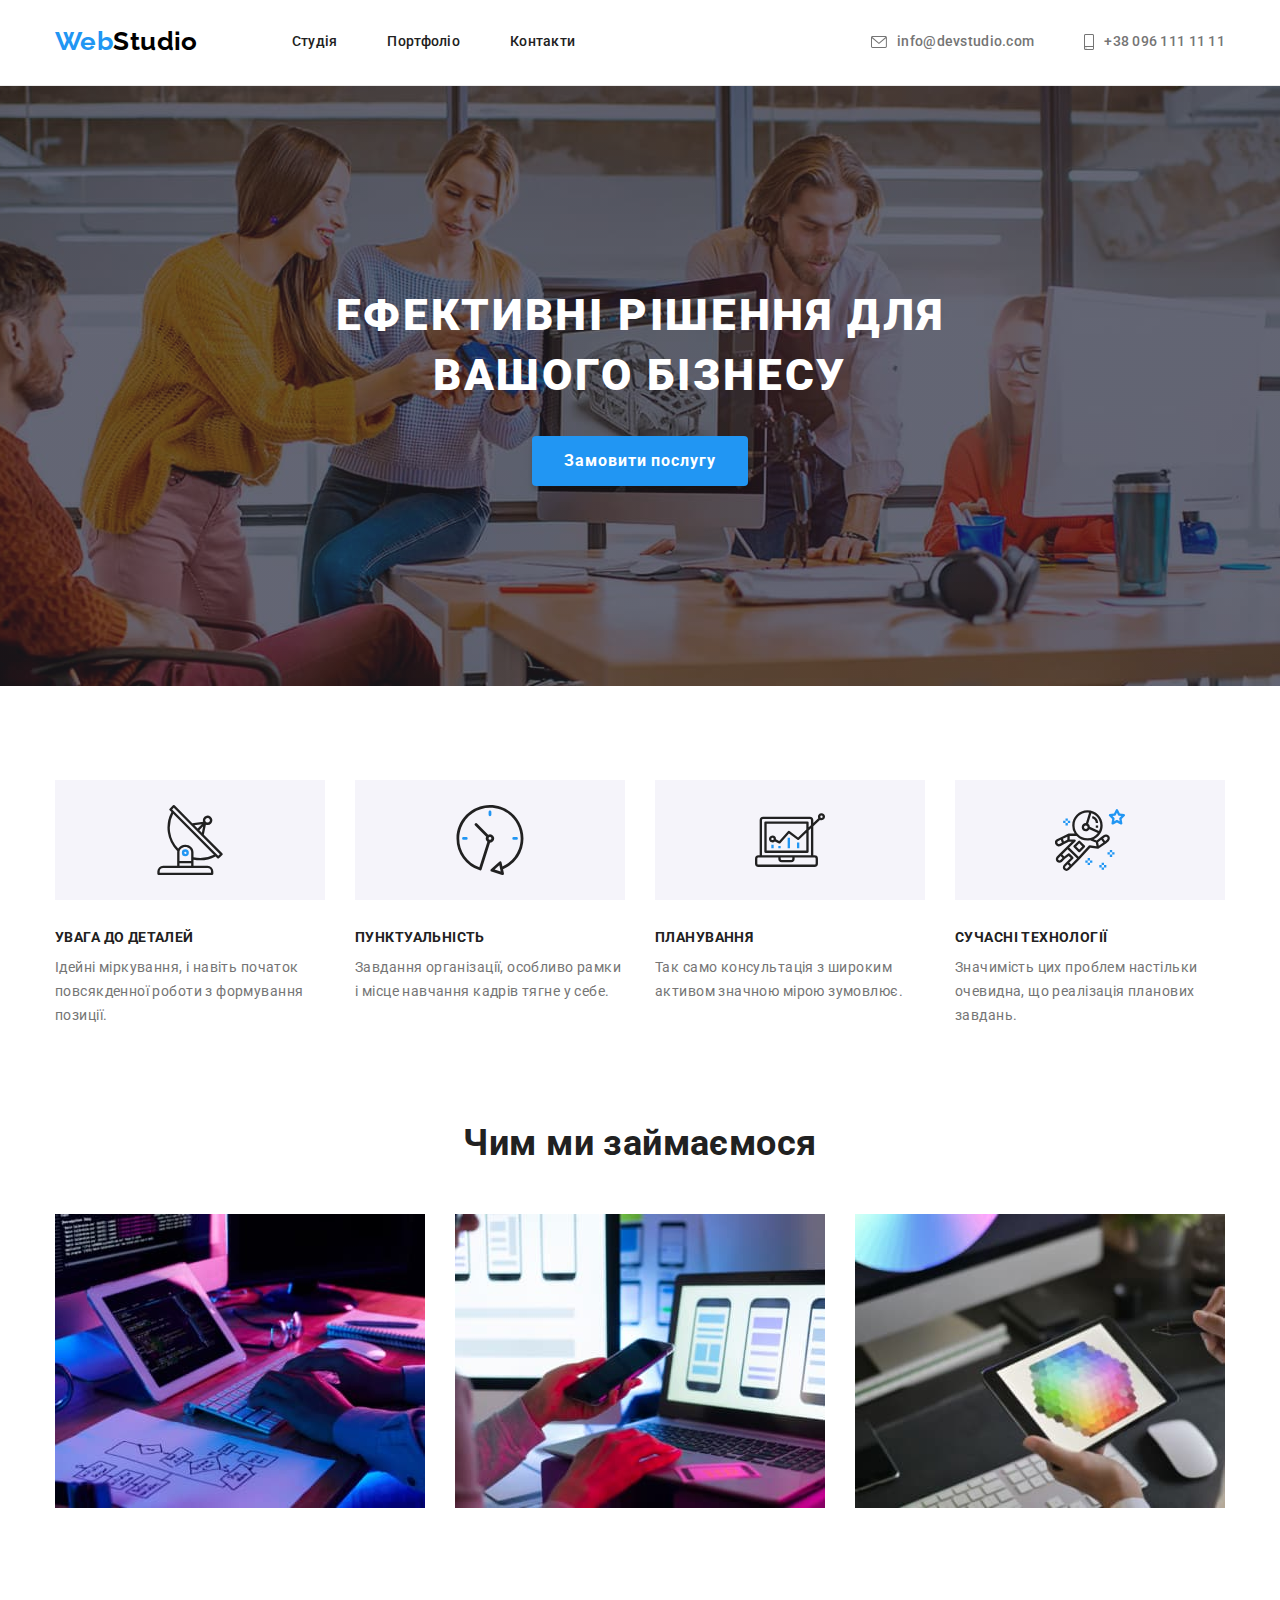
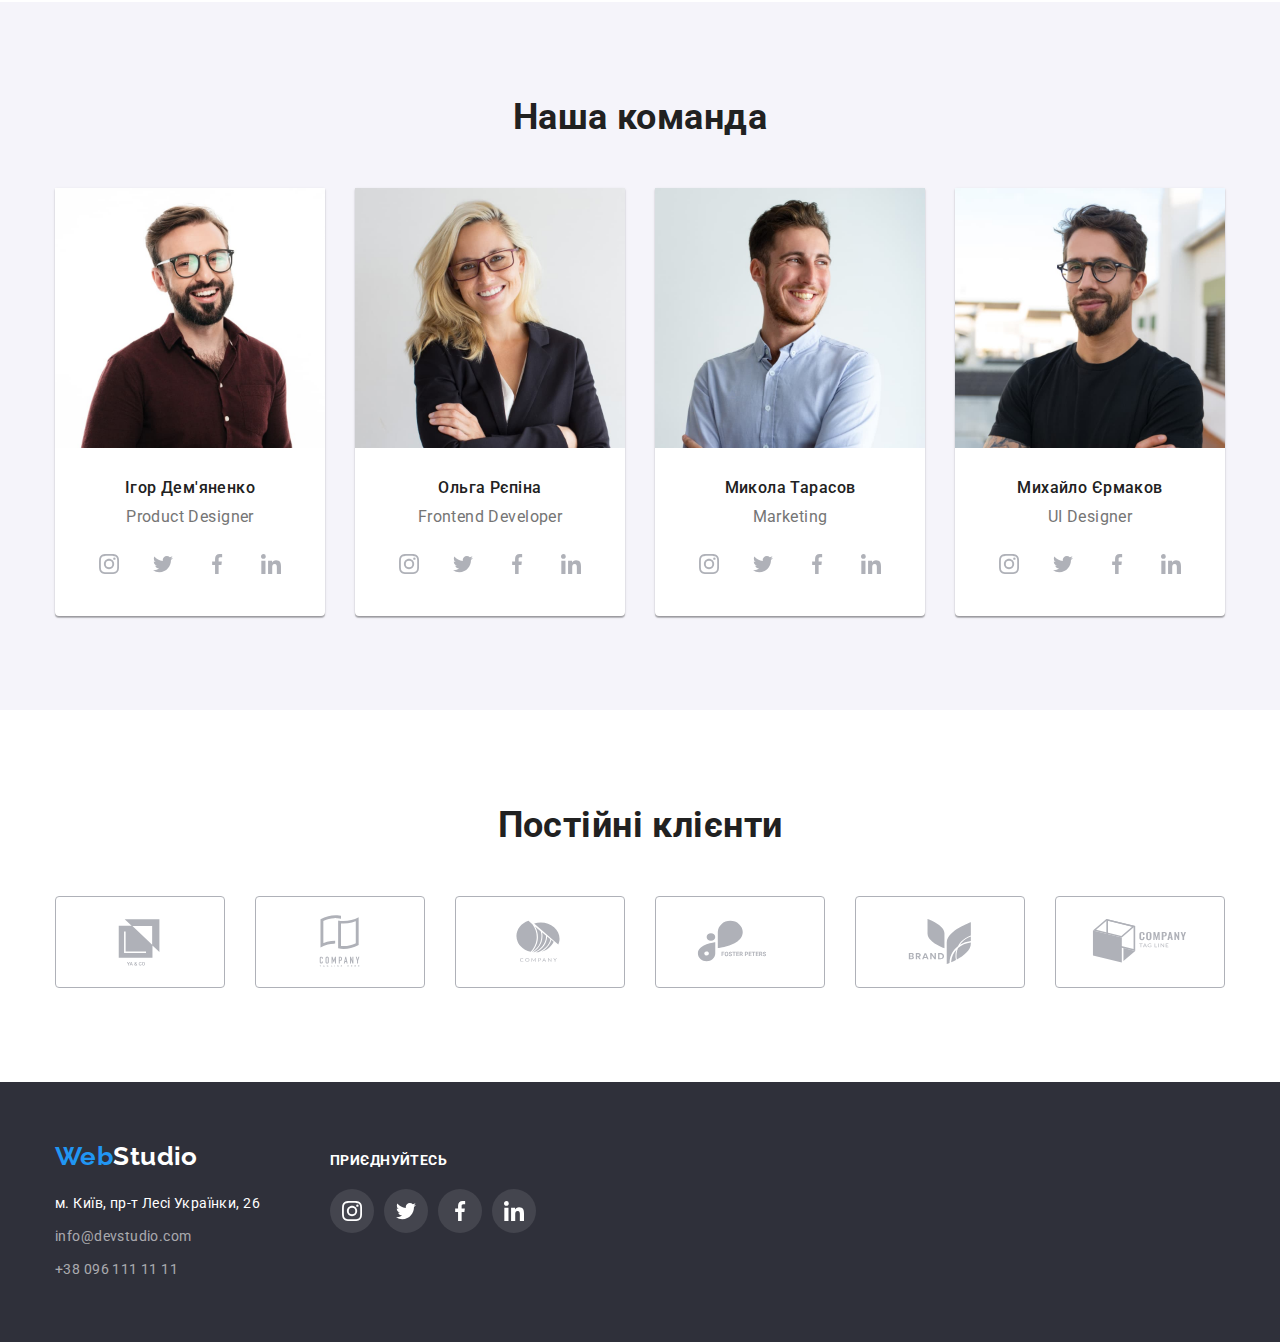
<file: index.html>
<!DOCTYPE html>
<html lang="uk">

<head>
	<meta charset="UTF-8" />
	<meta http-equiv="X-UA-Compatible" content="IE=edge" />
	<meta name="viewport" content="width=device-width, initial-scale=1.0" />
	<title>Студія</title>
	<link
		href="https://fonts.googleapis.com/css2?family=Raleway:wght@700&family=Roboto:wght@400;500;700;900&display=swap"
		rel="stylesheet" />
	<link rel="stylesheet"
		href="https://cdnjs.cloudflare.com/ajax/libs/modern-normalize/1.1.0/modern-normalize.min.css" />
	<link rel="stylesheet" href="./css/style.css" />
</head>

<body>
	<header class="header-section">
		<div class="conteiner header-conteiner">
			<nav class="nav-block">
				<a class="logo" href="./index.html"><span class="logo firstchars">Web</span>Studio</a>
				<ul class="site-nav">
					<li class="nav-item"><a class="link" href="./index.html">Студія</a></li>
					<li class="nav-item"><a class="link" href="./portfolio.html">Портфоліо</a></li>
					<li class="nav-item"><a class="link" href="">Контакти</a></li>
				</ul>
			</nav>
			<ul class="site-nav header-contacts">
				<li class="contact-item">
					<a href="mailto:info@devstudio.com" class="contacts link">
						<svg class="contact-icons" width="16" height="12">
							<use href="./images/icons.svg#mail"></use>
						</svg>
						<span>info@devstudio.com</span>
					</a>
				</li>
				<li class="contact-item">
					<a href="tel:+380961111111" class="contacts link">
						<svg class="contact-icons" width="10" height="16">
							<use href="./images/icons.svg#smartphone"></use>
						</svg>
						<span>+38 096 111 11 11</span>
					</a>
				</li>
			</ul>
		</div>
	</header>
	<main>
		<section class="hero-section">
			<div class="overlay">
				<div class="conteiner">
					<h1 class="hero-header">Ефективні рішення для вашого бізнесу</h1>
					<button type="button" class="buttons hero-button">Замовити послугу</button>
				</div>
			</div>
		</section>
		<section class="section">
			<div class="conteiner">
				<h2 class="visually-hidden">Наші переваги</h2>
				<ul class="benefits">
					<li class="benefits-item">
						<div class="benefits-wrap-icon">
							<svg width="70" height="70">
								<use href="./images/icons.svg#antenna"></use>
							</svg>
						</div>
						<h3 class="benefits-headers">УВАГА ДО ДЕТАЛЕЙ</h3>
						<p class="benefits-text">Ідейні міркування, і навіть початок повсякденної роботи з формування
							позиції.</p>
					</li>
					<li class="benefits-item">
						<div class="benefits-wrap-icon">
							<svg width="70" height="70">
								<use href="./images/icons.svg#clock"></use>
							</svg>
						</div>
						<h3 class="benefits-headers">ПУНКТУАЛЬНІСТЬ</h3>
						<p class="benefits-text">Завдання організації, особливо рамки і місце навчання кадрів тягне у
							себе.
						</p>
					</li>
					<li class="benefits-item">
						<div class="benefits-wrap-icon">
							<svg width="70" height="70">
								<use href="./images/icons.svg#diagram"></use>
							</svg>
						</div>
						<h3 class="benefits-headers">ПЛАНУВАННЯ</h3>
						<p class="benefits-text">Так само консультація з широким активом значною мірою зумовлює.</p>
					</li>
					<li class="benefits-item">
						<div class="benefits-wrap-icon">
							<svg width="70" height="70">
								<use href="./images/icons.svg#astronaut"></use>
							</svg>
						</div>
						<h3 class="benefits-headers">СУЧАСНІ ТЕХНОЛОГІЇ</h3>
						<p class="benefits-text">Значимість цих проблем настільки очевидна, що реалізація планових
							завдань.
						</p>
					</li>
				</ul>
			</div>
		</section>
		<section class="section section-work">
			<div class="conteiner">
				<h2 class="block-header">Чим ми займаємося</h2>
				<ul class="work-list">
					<li class="work-item"><img src="./images/img1-small.jpg" alt="Розробка ІТ-рішень" width="370" />
					</li>
					<li class="work-item"><img src="./images/img2-small.jpg" alt="Проектування інтерфейсів для додатків"
							width="370" />
					</li>
					<li class="work-item"><img src="./images/img3-small.jpg" alt="Створення дизайнерських рішень"
							width="370" /></li>
				</ul>
			</div>
		</section>
		<section class="section team-section">
			<div class="conteiner">
				<h2 class="block-header">Наша команда</h2>
				<ul class="team-list">
					<li class="team-items">
						<img class="team-foto" src="./images/team1-sm.jpg" alt="Ігор Дем'яненко" width="270" />
						<h3 class="team-names">Ігор Дем'яненко</h3>
						<p class="team-roles" lang="en">Product Designer</p>
						<ul class="team-social-list">
							<li>
								<a class="team-social-link" href="https://www.instagram.com/" target="_blank"
									rel="noopener noreferrer" aria-label="instagram">
									<svg class="social-icons" width="20" height="20">
										<use href="./images/icons.svg#instagram"></use>
									</svg>
								</a>
							</li>
							<li>
								<a class="team-social-link" href="https://www.twitter.com/" target="_blank"
									rel="noopener noreferrer" aria-label="twitter">
									<svg class="social-icons" width="20" height="20">
										<use href="./images/icons.svg#twitter"></use>
									</svg>
								</a>
							</li>
							<li>
								<a class="team-social-link" href="https://www.facebook.com/" target="_blank"
									rel="noopener noreferrer" aria-label="facebook">
									<svg class="social-icons" width="20" height="20">
										<use href="./images/icons.svg#facebook"></use>
									</svg>
								</a>
							</li>
							<li>
								<a class="team-social-link" href="https://www.linkedin.com/" target="_blank"
									rel="noopener noreferrer" aria-label="linkedin">
									<svg class="social-icons" width="20" height="20">
										<use href="./images/icons.svg#linkedin"></use>
									</svg>
								</a>
							</li>
						</ul>
					</li>
					<li class="team-items">
						<img class="team-foto" src="./images/team2-sm.jpg" alt="Ольга Рєпіна" width="270" />
						<h3 class="team-names">Ольга Рєпіна</h3>
						<p class="team-roles" lang="en">Frontend Developer</p>
						<ul class="team-social-list">
							<li>
								<a class="team-social-link" href="https://www.instagram.com/" target="_blank"
									rel="noopener noreferrer" aria-label="instagram">
									<svg class="social-icons" width="20" height="20">
										<use href="./images/icons.svg#instagram"></use>
									</svg>
								</a>
							</li>
							<li>
								<a class="team-social-link" href="https://www.twitter.com/" target="_blank"
									rel="noopener noreferrer" aria-label="twitter">
									<svg class="social-icons" width="20" height="20">
										<use href="./images/icons.svg#twitter"></use>
									</svg>
								</a>
							</li>
							<li>
								<a class="team-social-link" href="https://www.facebook.com/" target="_blank"
									rel="noopener noreferrer" aria-label="facebook">
									<svg class="social-icons" width="20" height="20">
										<use href="./images/icons.svg#facebook"></use>
									</svg>
								</a>
							</li>
							<li>
								<a class="team-social-link" href="https://www.linkedin.com/" target="_blank"
									rel="noopener noreferrer" aria-label="linkedin">
									<svg class="social-icons" width="20" height="20">
										<use href="./images/icons.svg#linkedin"></use>
									</svg>
								</a>
							</li>
						</ul>
					</li>
					<li class="team-items">
						<img class="team-foto" src="./images/team3-sm.jpg" alt="Микола Тарасов" width="270" />
						<h3 class="team-names">Микола Тарасов</h3>
						<p class="team-roles" lang="en">Marketing</p>
						<ul class="team-social-list">
							<li>
								<a class="team-social-link" href="https://www.instagram.com/" target="_blank"
									rel="noopener noreferrer" aria-label="instagram">
									<svg class="social-icons" width="20" height="20">
										<use href="./images/icons.svg#instagram"></use>
									</svg>
								</a>
							</li>
							<li>
								<a class="team-social-link" href="https://www.twitter.com/" target="_blank"
									rel="noopener noreferrer" aria-label="twitter">
									<svg class="social-icons" width="20" height="20">
										<use href="./images/icons.svg#twitter"></use>
									</svg>
								</a>
							</li>
							<li>
								<a class="team-social-link" href="https://www.facebook.com/" target="_blank"
									rel="noopener noreferrer" aria-label="facebook">
									<svg class="social-icons" width="20" height="20">
										<use href="./images/icons.svg#facebook"></use>
									</svg>
								</a>
							</li>
							<li>
								<a class="team-social-link" href="https://www.linkedin.com/" target="_blank"
									rel="noopener noreferrer" aria-label="linkedin">
									<svg class="social-icons" width="20" height="20">
										<use href="./images/icons.svg#linkedin"></use>
									</svg>
								</a>
							</li>
						</ul>
					</li>
					<li class="team-items">
						<img class="team-foto" src="./images/team4-sm.jpg" alt="Михайло Єрмаков" width="270" />
						<h3 class="team-names">Михайло Єрмаков</h3>
						<p class="team-roles" lang="en">UI Designer</p>
						<ul class="team-social-list">
							<li>
								<a class="team-social-link" href="https://www.instagram.com/" target="_blank"
									rel="noopener noreferrer" aria-label="instagram">
									<svg class="social-icons" width="20" height="20">
										<use href="./images/icons.svg#instagram"></use>
									</svg>
								</a>
							</li>
							<li>
								<a class="team-social-link" href="https://www.twitter.com/" target="_blank"
									rel="noopener noreferrer" aria-label="twitter">
									<svg class="social-icons" width="20" height="20">
										<use href="./images/icons.svg#twitter"></use>
									</svg>
								</a>
							</li>
							<li>
								<a class="team-social-link" href="https://www.facebook.com/" target="_blank"
									rel="noopener noreferrer" aria-label="facebook">
									<svg class="social-icons" width="20" height="20">
										<use href="./images/icons.svg#facebook"></use>
									</svg>
								</a>
							</li>
							<li>
								<a class="team-social-link" href="https://www.linkedin.com/" target="_blank"
									rel="noopener noreferrer" aria-label="linkedin">
									<svg class="social-icons" width="20" height="20">
										<use href="./images/icons.svg#linkedin"></use>
									</svg>
								</a>
							</li>
						</ul>
					</li>
				</ul>
			</div>
		</section>
		<section class="section">
			<div class="conteiner">
				<h2 class="block-header">Постійні клієнти</h2>
				<ul class="clients-list">
					<li class="clients-item">
						<a class="clients-link-icon" href="#" target="_blank" rel="noopener noreferrer"
							aria-label="Company Name1">
							<svg class="clients-icon" width="106" hight="60">
								<use href="./images/icons.svg#logo1"></use>
							</svg>
						</a>
					</li>
					<li class="clients-item">
						<a class="clients-link-icon" href="#" target="_blank" rel="noopener noreferrer"
							aria-label="Company Name2">
							<svg class="clients-icon" width="106" hight="60">
								<use href="./images/icons.svg#logo2"></use>
							</svg>
						</a>
					</li>
					<li class="clients-item">
						<a class="clients-link-icon" href="#" target="_blank" rel="noopener noreferrer"
							aria-label="Company Name3">
							<svg class="clients-icon" width="106" hight="60">
								<use href="./images/icons.svg#logo3"></use>
							</svg>
						</a>
					</li>
					<li class="clients-item">
						<a class="clients-link-icon" href="#" target="_blank" rel="noopener noreferrer"
							aria-label="Company Name4">
							<svg class="clients-icon" width="106" hight="60">
								<use href="./images/icons.svg#logo4"></use>
							</svg>
						</a>
					</li>
					<li class="clients-item">
						<a class="clients-link-icon" href="#" target="_blank" rel="noopener noreferrer"
							aria-label="Company Name5">
							<svg class="clients-icon" width="106" hight="60">
								<use href="./images/icons.svg#logo5"></use>
							</svg>
						</a>
					</li>
					<li class="clients-item">
						<a class="clients-link-icon" href="#" target="_blank" rel="noopener noreferrer"
							aria-label="Company Name6">
							<svg class="clients-icon" width="106" hight="60">
								<use href="./images/icons.svg#logo6"></use>
							</svg>
						</a>
					</li>
				</ul>
			</div>
		</section>
	</main>
	<footer class="footer-section">
		<div class="conteiner">
			<div class="footer-container">
				<div class="footer-address">
					<a href="./index.html" class="logo footer-logo"><span class="logo firstchars">Web</span>Studio</a>
					<address>
						<ul class="footer-nav list">
							<li class="address-item">
								<a href="https://goo.gl/maps/99b2hMeerR9oDbkF6" class="adress link" target="_blank"
									rel="noopener noreferrer">
									м. Київ, пр-т Лесі Українки, 26
								</a>
							</li>
							<li class="address-item"><a href="mailto:info@devstudio.com"
									class="footer-cont link">info@devstudio.com</a></li>
							<li class="address-item"><a href="tel:+380961111111" class="footer-cont link">+38 096 111 11
									11</a>
							</li>
						</ul>
					</address>
				</div>
				<div class="footer-social">
					<p class="footer-social-title">
						Приєднуйтесь
					</p>
					<ul class="team-social-list">
						<li>
							<a class="footer-social-link" href="https://www.instagram.com/" target="_blank"
								rel="noopener noreferrer" aria-label="instagram">
								<svg class="social-icons" width="20" height="20">
									<use href="./images/icons.svg#instagram"></use>
								</svg>
							</a>
						</li>
						<li>
							<a class="footer-social-link" href="https://www.twitter.com/" target="_blank"
								rel="noopener noreferrer" aria-label="twitter">
								<svg class="social-icons" width="20" height="20">
									<use href="./images/icons.svg#twitter"></use>
								</svg>
							</a>
						</li>
						<li>
							<a class="footer-social-link" href="https://www.facebook.com/" target="_blank"
								rel="noopener noreferrer" aria-label="facebook">
								<svg class="social-icons" width="20" height="20">
									<use href="./images/icons.svg#facebook"></use>
								</svg>
							</a>
						</li>
						<li>
							<a class="footer-social-link" href="https://www.linkedin.com/" target="_blank"
								rel="noopener noreferrer" aria-label="linkedin">
								<svg class="social-icons" width="20" height="20">
									<use href="./images/icons.svg#linkedin"></use>
								</svg>
							</a>
						</li>
					</ul>
				</div>
			</div>
		</div>
	</footer>
</body>

</html>
</file>
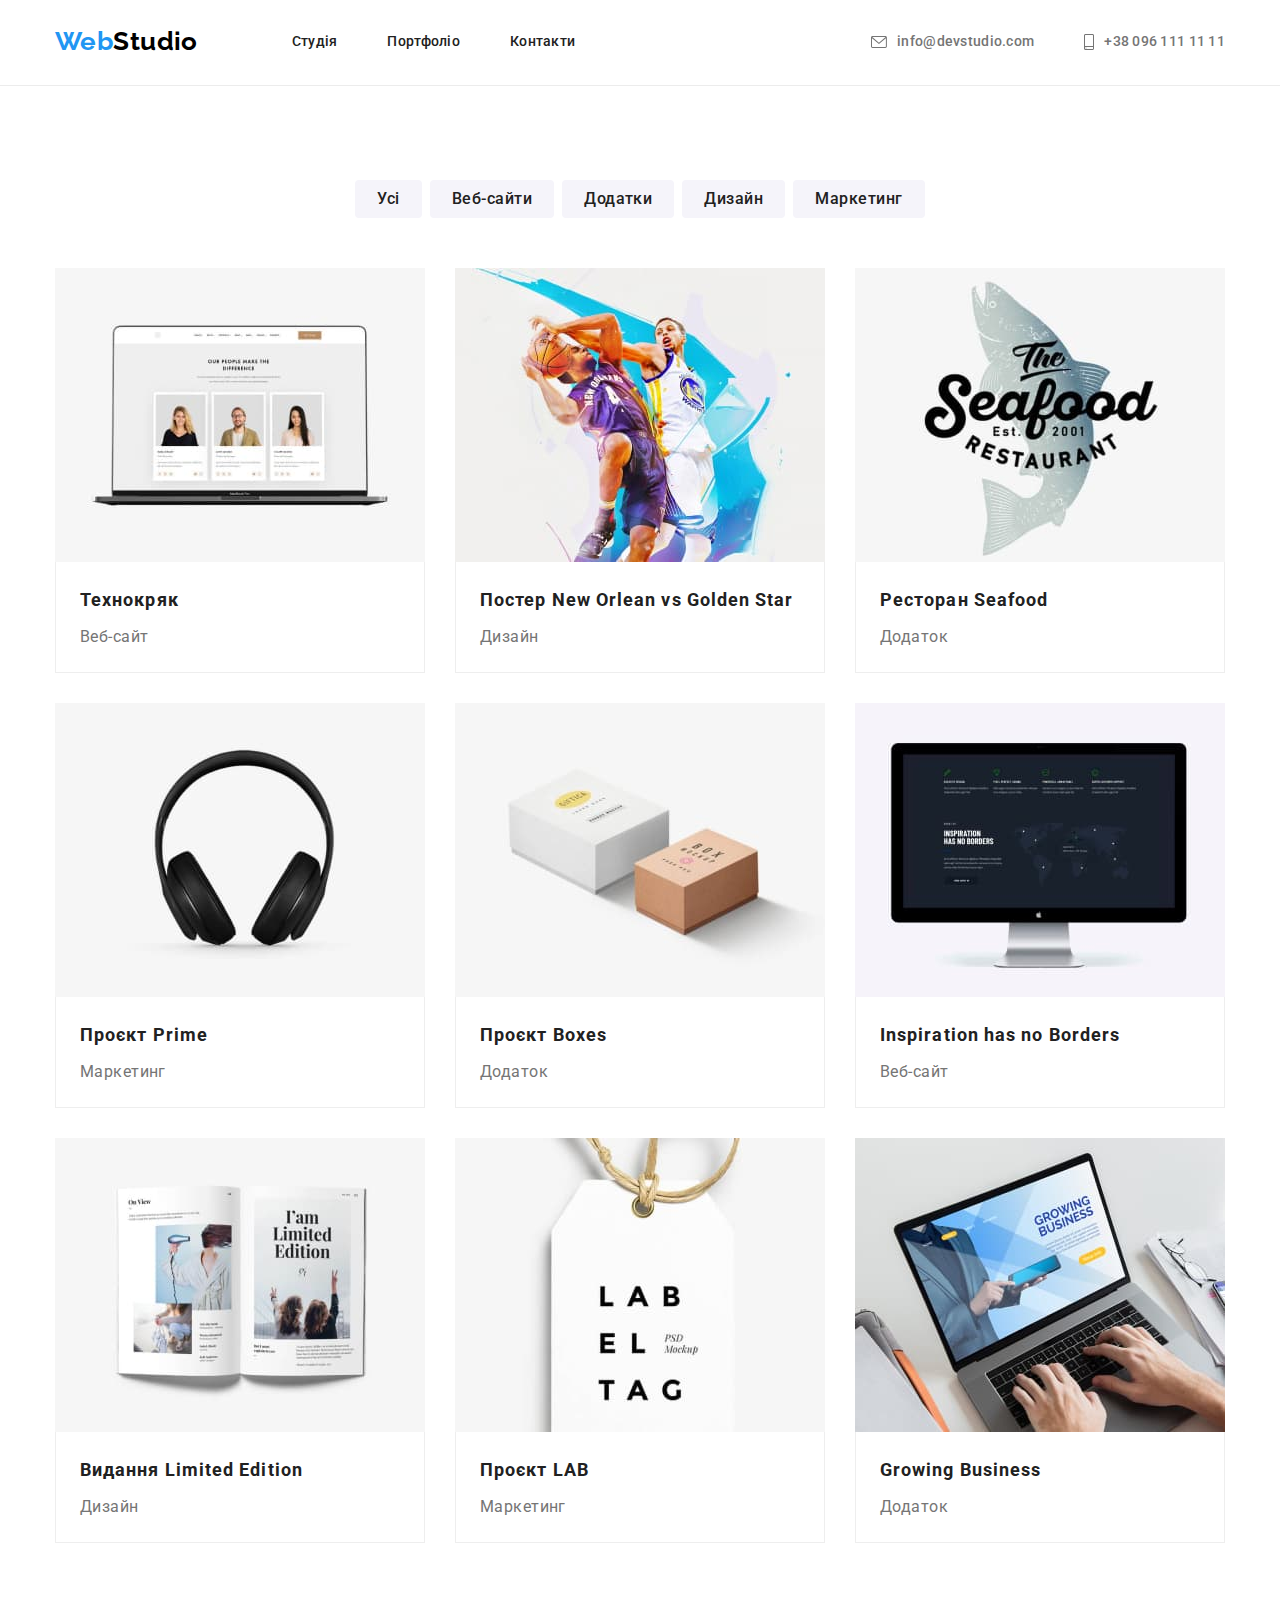
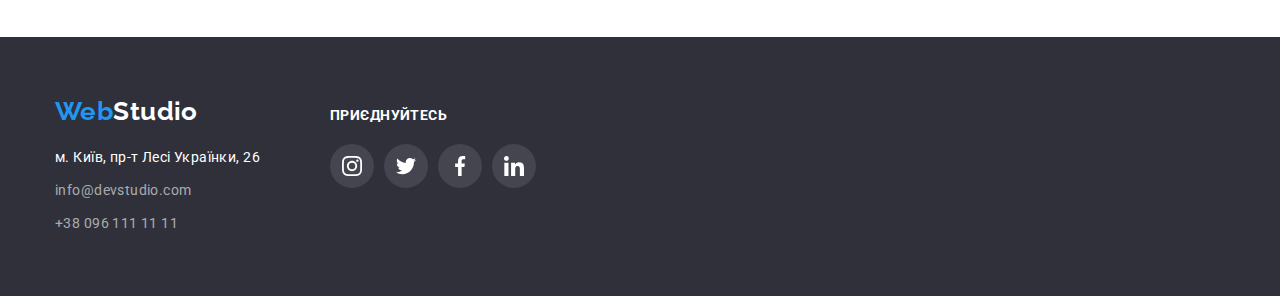
<file: portfolio.html>
<!DOCTYPE html>
<html lang="uk">

<head>
	<meta charset="UTF-8" />
	<meta http-equiv="X-UA-Compatible" content="IE=edge" />
	<meta name="viewport" content="width=device-width, initial-scale=1.0" />
	<title>Портфоліо</title>
	<link
		href="https://fonts.googleapis.com/css2?family=Raleway:wght@700&family=Roboto:wght@400;500;700;900&display=swap"
		rel="stylesheet" />
	<link rel="stylesheet"
		href="https://cdnjs.cloudflare.com/ajax/libs/modern-normalize/1.1.0/modern-normalize.min.css" />
	<link rel="stylesheet" href="./css/style.css" />
</head>

<body>
	<header class="header-section">
		<div class="conteiner header-conteiner">
			<nav class="nav-block">
				<a class="logo" href="./index.html"><span class="logo firstchars">Web</span>Studio</a>
				<ul class="site-nav">
					<li class="nav-item"><a class="link" href="./index.html">Студія</a></li>
					<li class="nav-item"><a class="link" href="./portfolio.html">Портфоліо</a></li>
					<li class="nav-item"><a class="link" href="">Контакти</a></li>
				</ul>
			</nav>
			<ul class="site-nav header-contacts">
				<li class="contact-item">
					<a href="mailto:info@devstudio.com" class="contacts link">
						<svg class="contact-icons" width="16" height="12">
							<use href="./images/icons.svg#mail"></use>
						</svg>
						<span>info@devstudio.com</span>
					</a>
					<!-- mail.svg -->
				</li>
				<li class="contact-item">
					<a href="tel:+380961111111" class="contacts link">
						<svg class="contact-icons" width="10" height="16">
							<use href="./images/icons.svg#smartphone"></use>
						</svg>
						<span>+38 096 111 11 11</span>
					</a>
				</li>
			</ul>
		</div>
	</header>
	<main>
		<section class="section">
			<div class="conteiner">
				<h1 class="visually-hidden">Наші проєкти</h1>
				<ul class="projects-filter">
					<li><button type="button" class="buttons filter-button">Усі</button></li>
					<li><button type="button" class="buttons filter-button">Веб-сайти</button></li>
					<li><button type="button" class="buttons filter-button">Додатки</button></li>
					<li><button type="button" class="buttons filter-button">Дизайн</button></li>
					<li><button type="button" class="buttons filter-button">Маркетинг</button></li>
				</ul>
				<ul class="projects-list">
					<Li class="projects-item">
						<a href="" class="link">
							<img src="./images/project1-s.jpg" alt="Технокряк" width="370">
							<div class="projects-name">
								<h2 class="project-header link">Технокряк</h2>
								<p class="project-desc">
									Веб-сайт
								</p>
							</div>
						</a>
					</Li>
					<Li class="projects-item">
						<a href="" class="link">
							<img src="./images/project2-s.jpg" alt="Постер New Orlean vs Golden Star" width="370">
							<div class="projects-name">
								<h2 class="project-header link" lang="en-UA">Постер New Orlean vs Golden Star</h2>
								<p class="project-desc">
									Дизайн
								</p>
							</div>
						</a>
					</Li>
					<Li class="projects-item">
						<a href="" class="link">
							<img src="./images/project3-s.jpg" alt="Ресторан Seafood" width="370">
							<div class="projects-name">
								<h2 class="project-header link" lang="en-UA">Ресторан Seafood</h2>
								<p class="project-desc">
									Додаток
								</p>
							</div>
						</a>
					</Li>
					<Li class="projects-item">
						<a href="" class="link">
							<img src="./images/project4-s.jpg" alt="Проєкт Prime" width="370">
							<div class="projects-name">
								<h2 class="project-header link" lang="en-UA">Проєкт Prime</h2>
								<p class="project-desc">
									Маркетинг
								</p>
							</div>
						</a>
					</Li>
					<Li class="projects-item">
						<a href="" class="link">
							<img src="./images/project5-s.jpg" alt="Проєкт Boxes" width="370">
							<div class="projects-name">
								<h2 class="project-header link" lang="en-UA">Проєкт Boxes</h2>
								<p class="project-desc">
									Додаток
								</p>
							</div>
						</a>
					</Li>
					<Li class="projects-item">
						<a href="" class="link">
							<img src="./images/project6-s.jpg" alt="Inspiration has no Borders" width="370">
							<div class="projects-name">
								<h2 class="project-header link" lang="en">Inspiration has no Borders</h2>
								<p class="project-desc">
									Веб-сайт
								</p>
							</div>
						</a>
					</Li>
					<Li class="projects-item">
						<a href="" class="link">
							<img src="./images/project7-s.jpg" alt="Видання Limited Edition" width="370">
							<div class="projects-name">
								<h2 class="project-header link" lang="en-UA">Видання Limited Edition</h2>
								<p class="project-desc">
									Дизайн
								</p>
							</div>
						</a>
					</Li>
					<Li class="projects-item">
						<a href="" class="link">
							<img src="./images/project8-s.jpg" alt="Проєкт LAB" width="370">
							<div class="projects-name">
								<h2 class="project-header link" lang="en-UA">Проєкт LAB</h2>
								<p class="project-desc">
									Маркетинг
								</p>
							</div>
						</a>
					</Li>
					<Li class="projects-item">
						<a href="" class="link">
							<img src="./images/project9-s.jpg" alt="Growing Business" width="370">
							<div class="projects-name">
								<h2 class="project-header link" lang="en">Growing Business</h2>
								<p class="project-desc">
									Додаток
								</p>
							</div>
						</a>
					</Li>
				</ul>
			</div>
		</section>

	</main>
	<footer class="footer-section">
		<div class="conteiner">
			<div class="footer-container">
				<div class="footer-address">
					<a href="./index.html" class="logo footer-logo"><span class="logo firstchars">Web</span>Studio</a>
					<address>
						<ul class="footer-nav list">
							<li class="address-item">
								<a href="https://goo.gl/maps/99b2hMeerR9oDbkF6" class="adress link" target="_blank"
									rel="noopener noreferrer">
									м. Київ, пр-т Лесі Українки, 26
								</a>
							</li>
							<li class="address-item"><a href="mailto:info@devstudio.com"
									class="footer-cont link">info@devstudio.com</a></li>
							<li class="address-item"><a href="tel:+380961111111" class="footer-cont link">+38 096 111 11
									11</a>
							</li>
						</ul>
					</address>
				</div>
				<div class="footer-social">
					<p class="footer-social-title">
						Приєднуйтесь
					</p>
					<ul class="team-social-list">
						<li>
							<a class="footer-social-link" href="https://www.instagram.com/" target="_blank"
								rel="noopener noreferrer" aria-label="instagram">
								<svg class="social-icons" width="20" height="20">
									<use href="./images/icons.svg#instagram"></use>
								</svg>
							</a>
						</li>
						<li>
							<a class="footer-social-link" href="https://www.twitter.com/" target="_blank"
								rel="noopener noreferrer" aria-label="twitter">
								<svg class="social-icons" width="20" height="20">
									<use href="./images/icons.svg#twitter"></use>
								</svg>
							</a>
						</li>
						<li>
							<a class="footer-social-link" href="https://www.facebook.com/" target="_blank"
								rel="noopener noreferrer" aria-label="facebook">
								<svg class="social-icons" width="20" height="20">
									<use href="./images/icons.svg#facebook"></use>
								</svg>
							</a>
						</li>
						<li>
							<a class="footer-social-link" href="https://www.linkedin.com/" target="_blank"
								rel="noopener noreferrer" aria-label="linkedin">
								<svg class="social-icons" width="20" height="20">
									<use href="./images/icons.svg#linkedin"></use>
								</svg>
							</a>
						</li>
					</ul>
				</div>
			</div>
		</div>
	</footer>
</body>

</html>
</file>
<file: css/style.css>
:root {
	--primary-text-color: #757575;
	--headers-text-color: #212121;
	--accent-color: #2196f3;
	--primary-white-color: #ffffff;
	--back-color: #2f303a;
	--icon-color: #afb1b8;
}

/* Clean styles */

h1,
h2,
h3,
h4,
h5,
h6,
p {
	margin: 0;
}

ul {
	margin: 0;
	padding: 0;
	list-style: none;
}

img {
	display: block;
	max-width: 100;
	height: auto;
}

.visually-hidden {
	position: absolute;
	white-space: nowrap;
	width: 1px;
	height: 1px;
	overflow: hidden;
	border: 0;
	padding: 0;
	clip: rect(0 0 0 0);
	clip-path: inset(50%);
	margin: -1px;
}

/* Index.html */

body {
	background-color: var(--primary-white-color);
	color: var(--headers-text-color);

	font-family: Roboto, sans-serif;
	font-weight: 400;
	font-size: 14px;
	line-height: 1.14;
	letter-spacing: 0.03em;
}

/* index.html style settings */

/* Header */

/* між лішками в хедері по 50пкс */

.conteiner {
	max-width: 1200px;
	padding-left: 15px;
	padding-right: 15px;
	margin-left: auto;
	margin-right: auto;
}

.header-section {
	padding-top: 24px;
	padding-bottom: 25px;
	margin-bottom: 0;
	border-bottom: 1px solid #ececec;
}

.header-conteiner {
	display: flex;
	align-items: center;
}

.nav-block {
	display: flex;
}

.logo {
	color: #000000;
	font-family: Raleway, sans-serif;
	font-size: 26px;
	font-weight: 700;
	text-decoration: none;
}

.logo.firstchars {
	color: #2196f3;
}

.site-nav .link {
	color: var(--headers-text-color);
	font-weight: 500;
	letter-spacing: 0.02em;
	padding-top: 10px;
	padding-bottom: 10px;
}

.site-nav {
	display: flex;
	align-items: center;
	margin-left: 94px;
}

.nav-item {
	display: block;
}

.nav-item:not(:last-child) {
	margin-right: 50px;
}

.header-contacts {
	margin-left: auto;
}

.contacts.link {
	color: var(--primary-text-color);
	display: flex;
	align-items: center;
}

.contact-icons {
	display: block;
	fill: currentColor;
	margin-right: 10px;
}

.contact-item:not(:last-child) {
	margin-right: 50px;
}

/* Hero */

.overlay {
	max-width: 1600px;
	height: 600px;
	background-image: linear-gradient(to right, rgba(47, 48, 58, 0.4), rgba(47, 48, 58, 0.4)), url(../images/Overlay.jpg);
	background-position: center;
	background-repeat: no-repeat;
	background-color: var(--back-color);
	padding-top: 200px;
	padding-bottom: 200px;
	margin-right: auto;
	margin-left: auto;
}

.hero-header {
	max-width: 696px;
	color: var(--primary-white-color);
	font-size: 44px;
	font-weight: 900;
	line-height: 1.36;
	letter-spacing: 0.06em;
	text-transform: uppercase;
	text-align: center;
	margin-right: auto;
	margin-left: auto;
}

.hero-button {
	display: block;
	background-color: var(--accent-color);
	color: var(--primary-white-color);
	box-shadow: 0px 4px 4px rgba(0, 0, 0, 0.15);
	border-radius: 4px;
	border: 0px;

	text-align: center;
	font-size: 16px;
	font-weight: 700;
	letter-spacing: 0.06em;
	line-height: 1.88;

	margin-right: auto;
	margin-left: auto;
	margin-top: 30px;
	padding-top: 10px;
	padding-bottom: 10px;
	padding-right: 32px;
	padding-left: 32px;
}

/* Section */

.section {
	padding-top: 94px;
	padding-bottom: 94px;
}

.benefits {
	display: flex;
}

.benefits-item {
	max-width: 270px;
}

.benefits-item:not(:last-child) {
	margin-right: 30px;
}

.benefits-wrap-icon {
	display: flex;
	width: 270px;
	height: 120px;
	background-color: #f5f4fa;
	justify-content: center;
	align-items: center;
	margin-bottom: 30px;
}

.benefits .benefits-headers {
	font-size: 14px;
	font-weight: 700;
}

.benefits .benefits-text {
	display: block;
	margin-top: 10px;
	color: var(--primary-text-color);
	font-weight: 400;
	line-height: 1.71;
}

/* Our work */
.section-work {
	padding-top: 0;
}

.work-list {
	display: flex;
}

.work-item:not(:last-child) {
	margin-right: 30px;
}

.block-header {
	text-align: center;
	font-size: 36px;
	font-weight: 700;
	line-height: 1.17;
	margin-bottom: 50px;
}

/* Team */

.team-section {
	background-color: #f5f4fa;
}

.team-list {
	display: flex;
}

.team-items {
	padding-bottom: 30px;
	background-color: var(--primary-white-color);
	box-shadow: 0px 1px 3px rgba(0, 0, 0, 0.12), 0px 1px 1px rgba(0, 0, 0, 0.14), 0px 2px 1px rgba(0, 0, 0, 0.2);
	border-radius: 0px 0px 4px 4px;
}

.team-items:not(:last-child) {
	margin-right: 30px;
}

.team-foto {
	margin-bottom: 30px;
}

.team-names {
	display: block;
	margin-bottom: 10px;
	text-align: center;
	font-size: 16px;
	font-weight: 500;
	line-height: 1.19;
}

.team-roles {
	display: block;
	color: var(--primary-text-color);
	text-align: center;
	font-size: 16px;
	line-height: 1.19;
	margin-bottom: 16px;
}

.team-social-list {
	display: flex;
	justify-content: center;
	gap: 10px;
}

.team-social-link {
	display: inline-flex;
	align-items: center;
	justify-content: center;
	width: 44px;
	height: 44px;
	border-radius: 50%;
	color: var(--icon-color);
}

.social-icons {
	fill: currentColor;
}

.team-social-link:hover,
.team-social-link:focus {
	color: var(--primary-white-color);
	background-color: var(--accent-color);
}

/* Clients */
.clients-list {
	display: flex;
	gap: 30px;
	justify-content: center;
}

.clients-link-icon {
	display: flex;
	align-items: center;
	justify-content: center;
	width: 170px;
	height: 92px;
	color: var(--icon-color);
	border: 1px solid var(--icon-color);
	border-radius: 4px;
}

.clients-icon {
	fill: currentColor;
}

.clients-link-icon:hover,
.clients-link-icon:focus {
	color: var(--accent-color);
	border-color: var(--accent-color);
}

/* Footer */

.footer-section {
	background-color: var(--back-color);
	padding-top: 60px;
	padding-bottom: 60px;
	margin-bottom: 0;
}

.footer-container {
	display: flex;
	align-items: baseline;
}

.footer-address {
	margin-right: 70px;
}

.footer-nav {
	font-style: normal;
	line-height: 1.71;
}

.adress.link {
	color: var(--primary-white-color);
}

.footer-logo {
	display: block;
	color: var(--primary-white-color);
	margin-bottom: 20px;
}

.address-item:not(:last-child) {
	margin-bottom: 9px;
}

.footer-cont.link {
	color: rgba(255, 255, 255, 0.6);
}

.footer-social-title {
	color: var(--primary-white-color);
	font-weight: 700;
	text-transform: uppercase;
	margin-bottom: 20px;
}

.footer-social-link {
	display: inline-flex;
	align-items: center;
	justify-content: center;
	width: 44px;
	height: 44px;
	border-radius: 50%;
	background-color: rgba(255, 255, 255, 0.1);
	color: var(--primary-white-color);
}

.footer-social-link:hover,
.footer-social-link:focus {
	color: var(--primary-white-color);
	background-color: var(--accent-color);
}

/*  */

/* Portfolio.html */

.project-desc {
	color: var(--primary-text-color);
	font-size: 16px;
	line-height: 1.88;
}

.projects-filter {
	display: flex;
	gap: 8px;
	justify-content: center;
	margin-bottom: 50px;
}

.filter-button {
	background-color: #f5f4fa;
	border: 0;
	border-radius: 4px;
	color: var(--headers-text-color);
	text-align: center;
	font-size: 16px;
	font-weight: 500;
	letter-spacing: 0.03em;
	line-height: 1.6;
	text-align: center;
	padding: 6px 22px;
}

.filter-button:hover,
.filter-button:focus {
	background-color: var(--accent-color);
	color: var(--primary-white-color);
	box-shadow: 0px 3px 1px rgba(0, 0, 0, 0.1), 0px 1px 2px rgba(0, 0, 0, 0.08), 0px 2px 2px rgba(0, 0, 0, 0.12);
}

.projects-list {
	display: flex;
	flex-wrap: wrap;
	gap: 30px;
}

.projects-name {
	border-bottom: 1px solid #eee;
	border-left: 1px solid #eee;
	border-right: 1px solid #eee;
	padding: 20px 24px;
}

.project-header {
	color: var(--headers-text-color);
	font-size: 18px;
	font-weight: 700;
	line-height: 2;
	letter-spacing: 0.06em;
	margin-bottom: 4px;
}

.projects-item:hover {
	box-shadow: 0px 1px 1px rgba(0, 0, 0, 0.12), 0px 4px 4px rgba(0, 0, 0, 0.06), 1px 4px 6px rgba(0, 0, 0, 0.16);
}

/* Global site styles */

.link {
	text-decoration: none;
}

.buttons {
	font-family: inherit;
	cursor: pointer;
}

.link:hover,
.link:focus {
	color: var(--accent-color);
}
</file>
